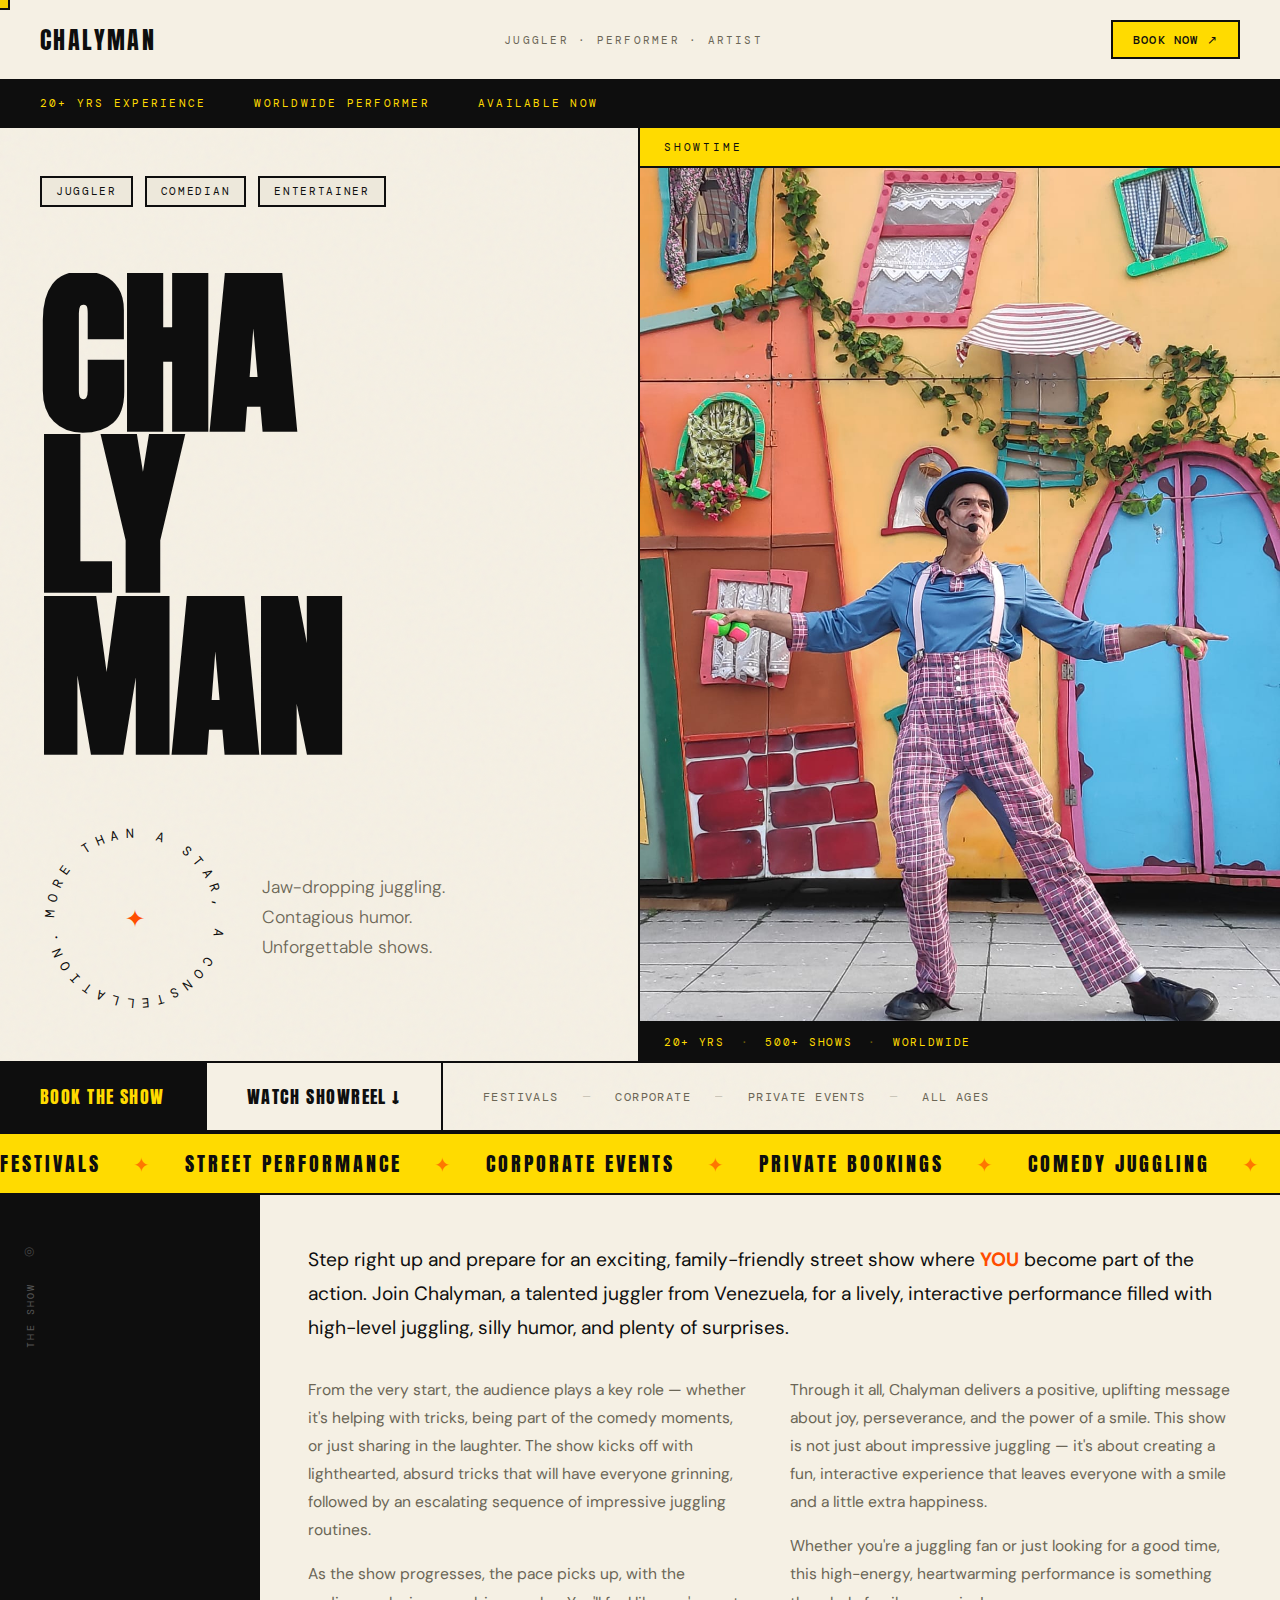
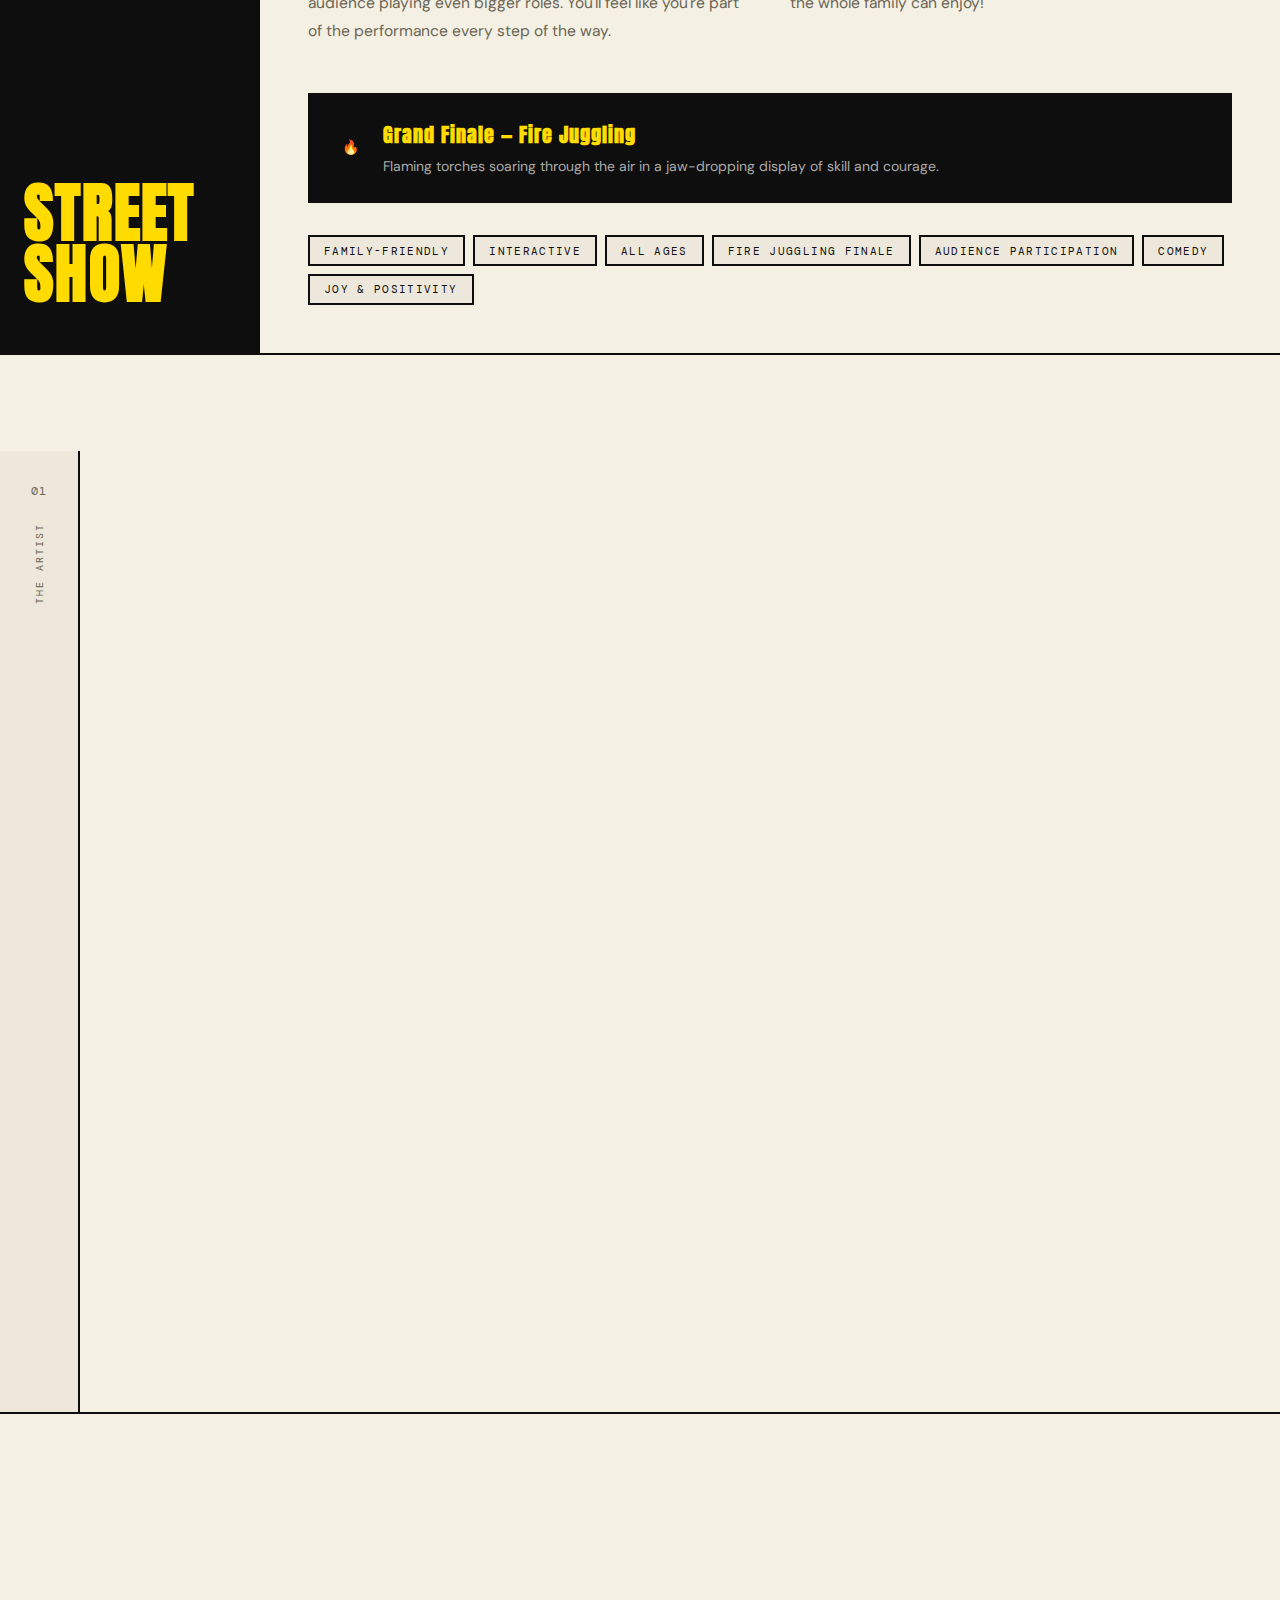
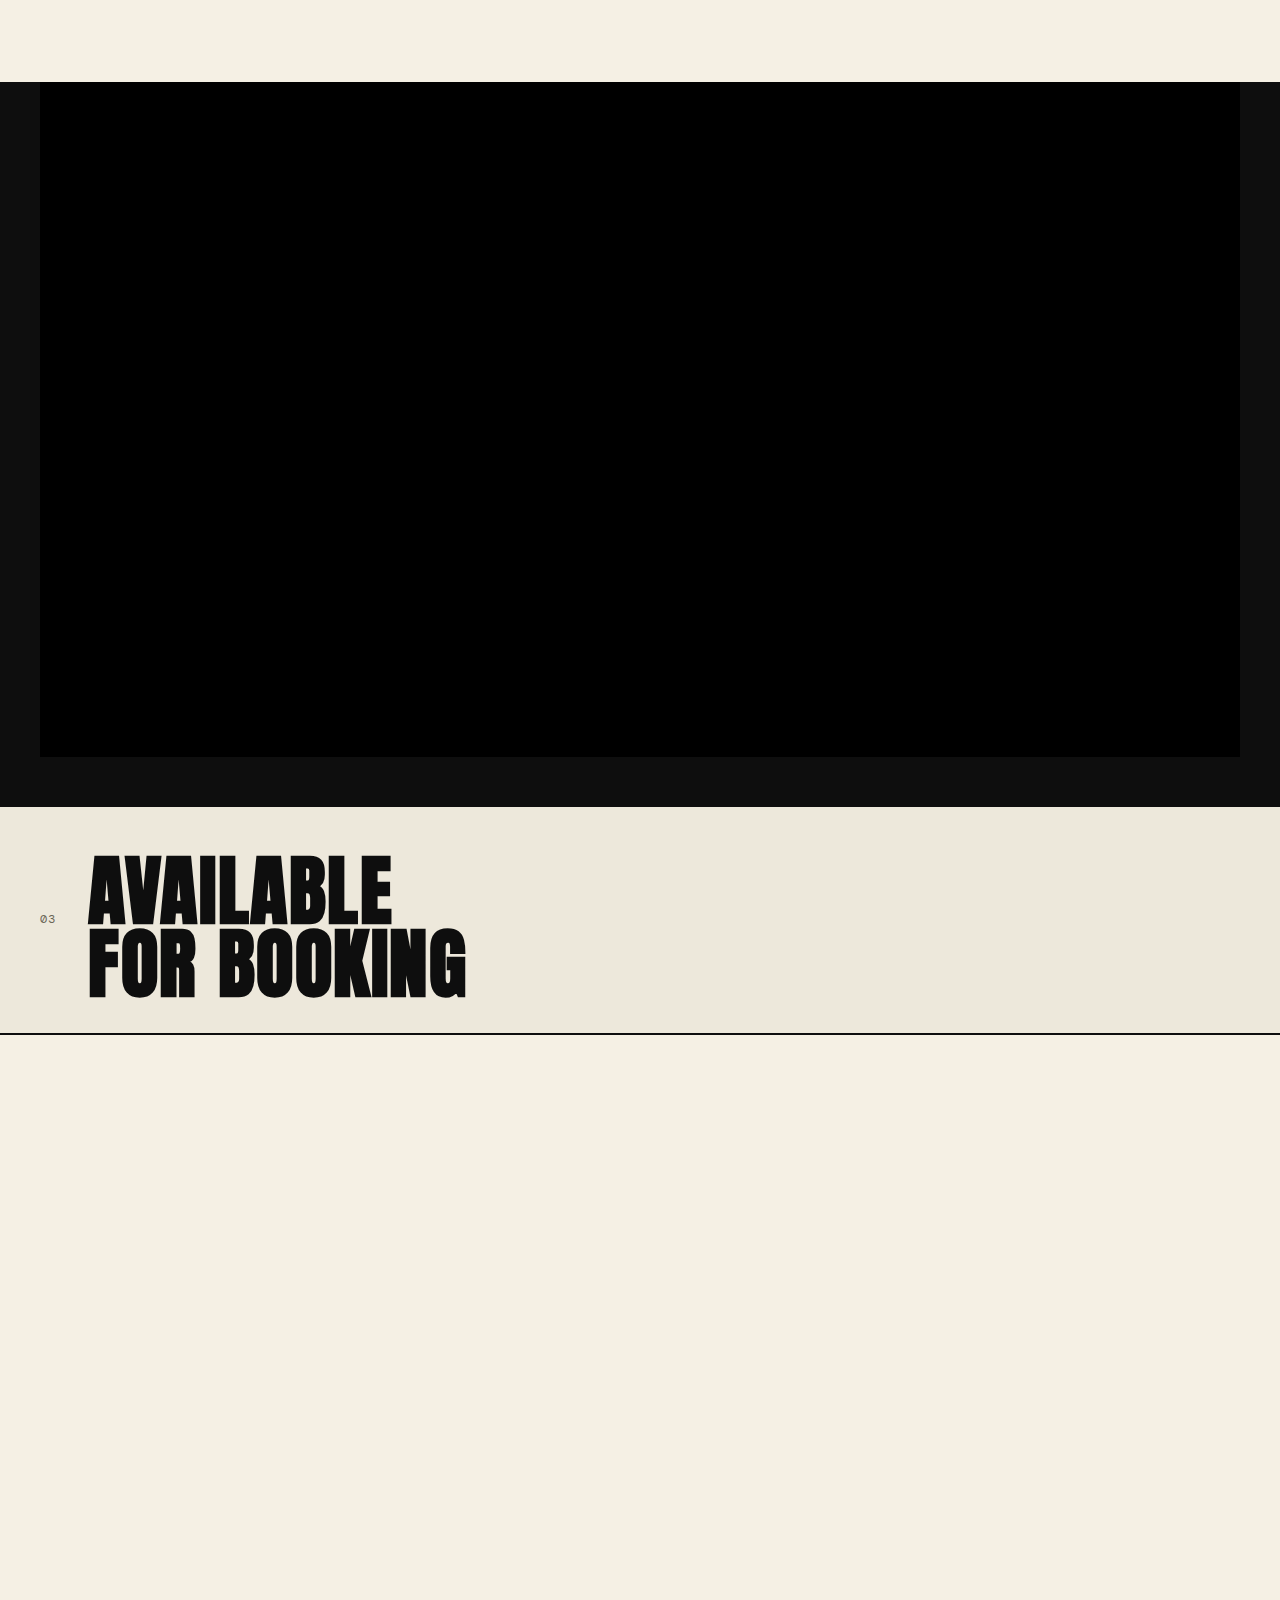
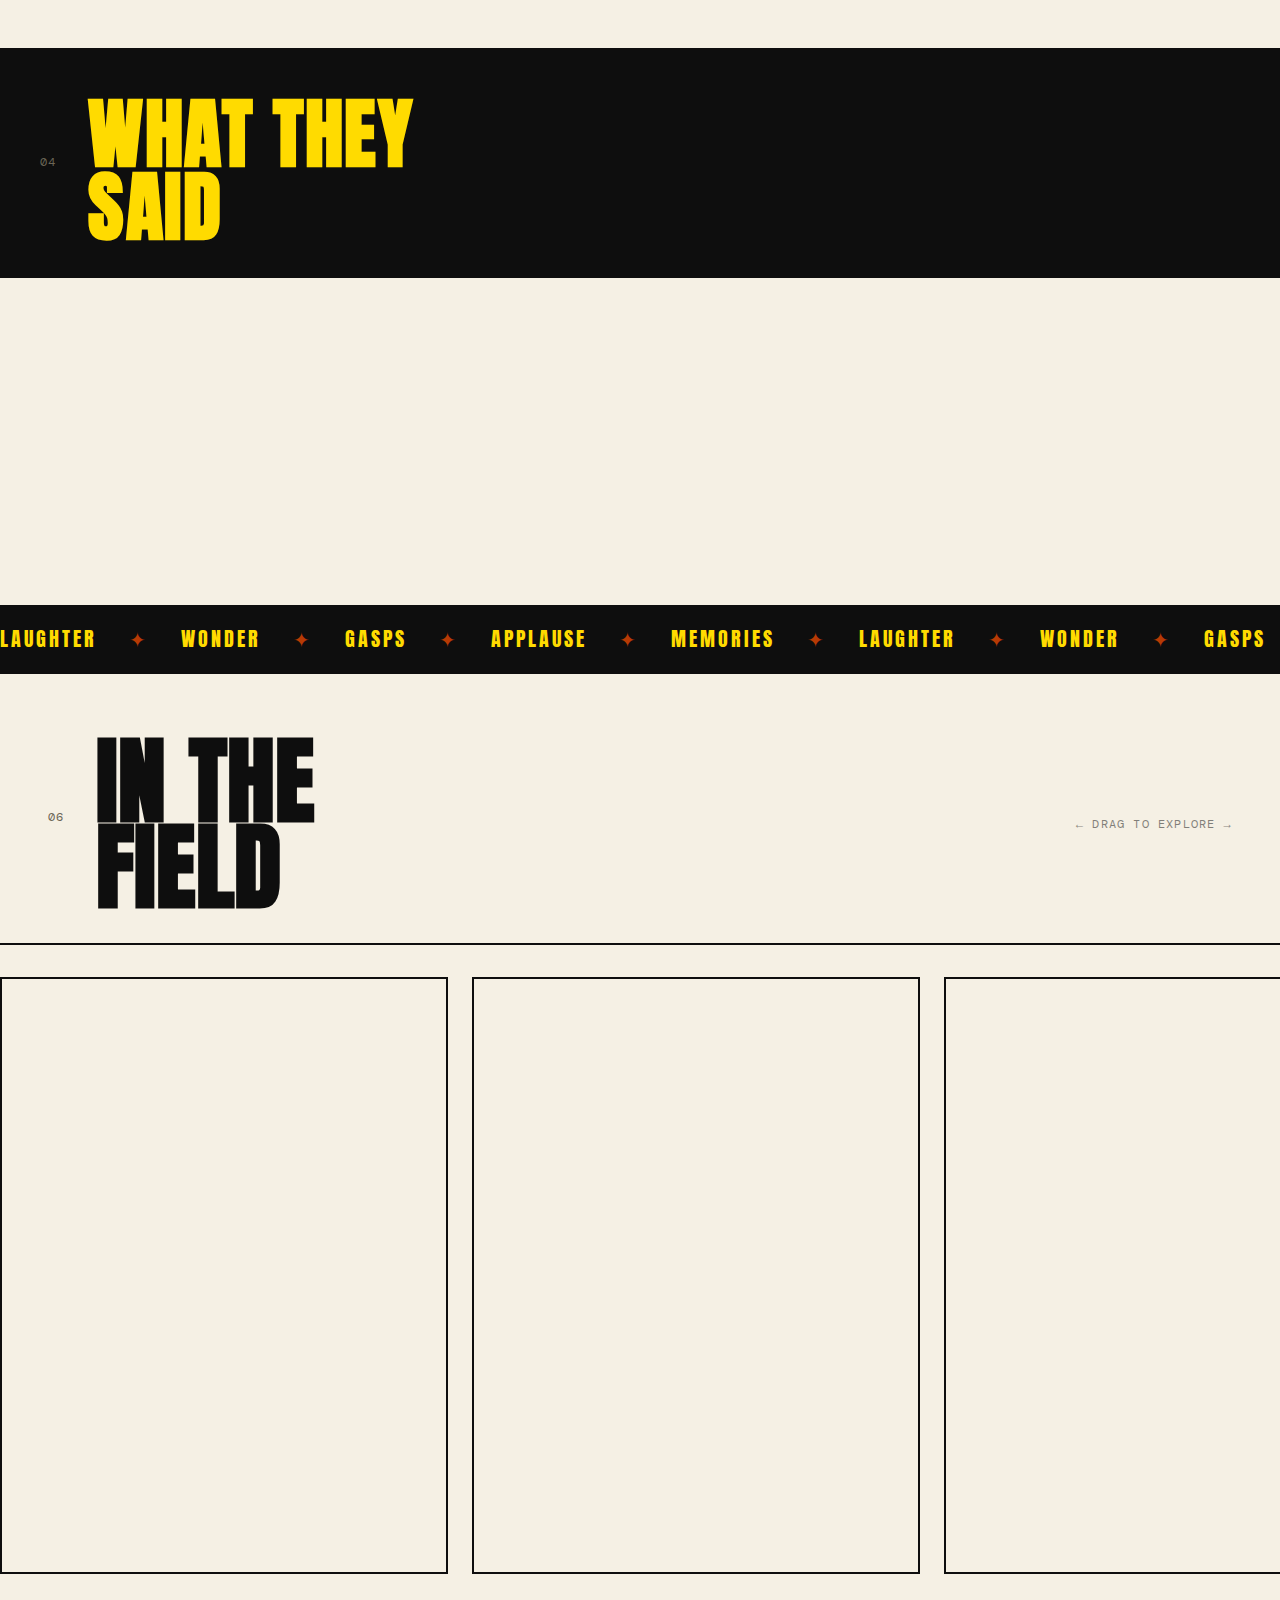
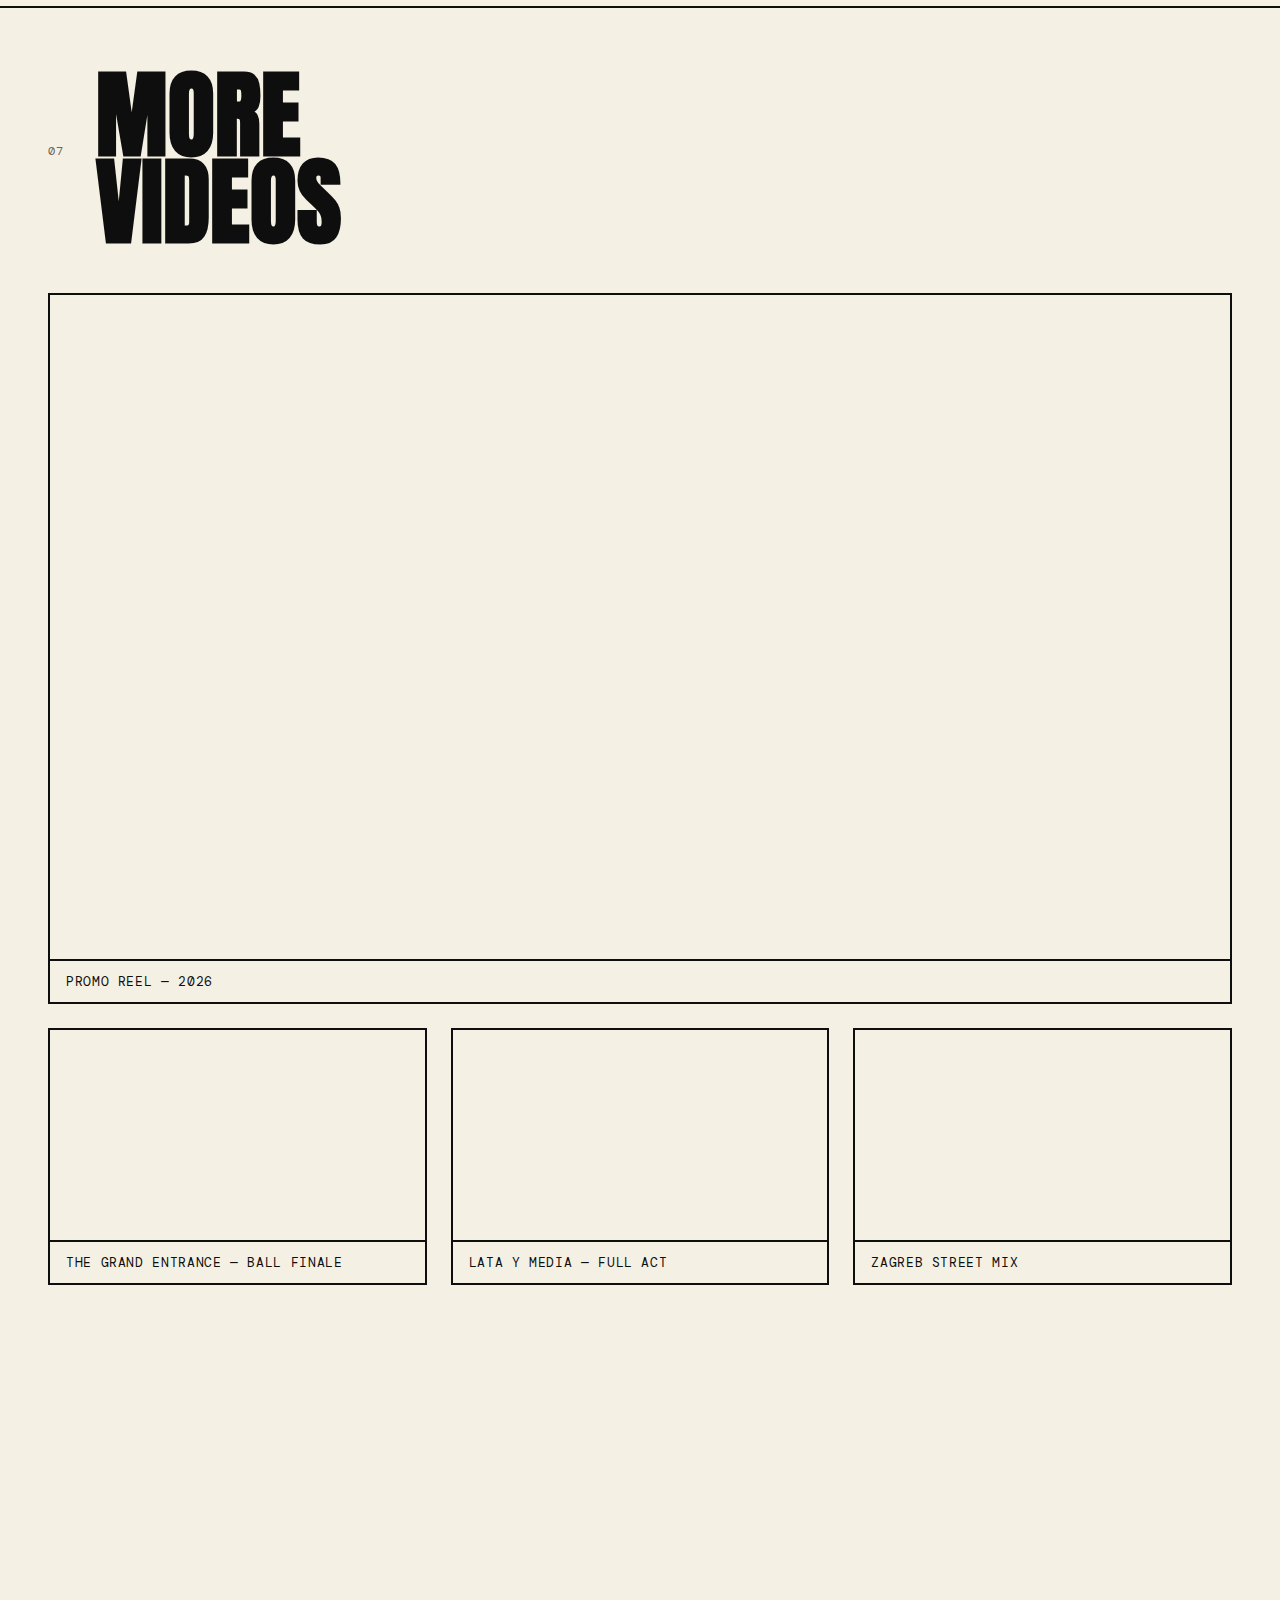
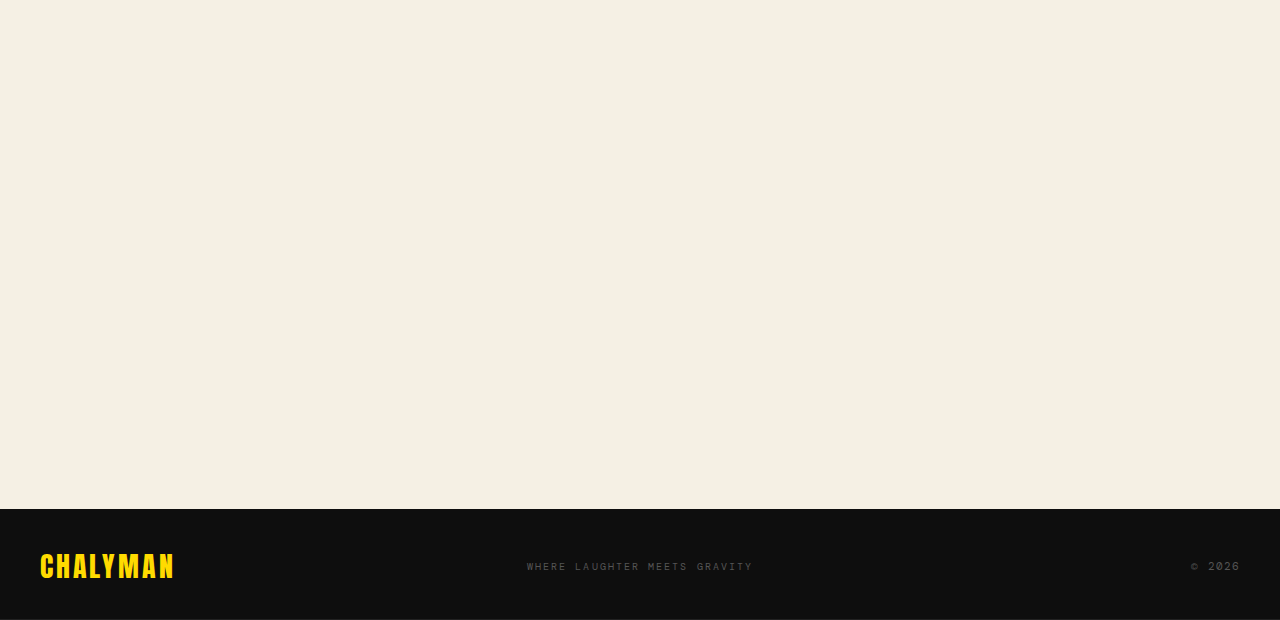
<file: index.html>
<!DOCTYPE html>
<html lang="en">
<head>
    <meta charset="UTF-8">
    <meta name="viewport" content="width=device-width, initial-scale=1.0">
    <title>CHALYMAN — Juggler & Performance Artist</title>
    <link rel="preconnect" href="https://fonts.googleapis.com">
    <link rel="preconnect" href="https://fonts.gstatic.com" crossorigin>
    <link href="https://fonts.googleapis.com/css2?family=Anton&family=DM+Sans:ital,wght@0,300;0,400;0,500;0,700;1,300;1,400&family=DM+Mono:wght@400;500&display=swap" rel="stylesheet">
    <link rel="stylesheet" href="styles.css">
</head>
<body>

    <!-- Custom Cursor -->
    <div class="cursor" id="cursor"></div>

    <!-- Scroll Progress -->
    <div class="progress-bar" id="progressBar"></div>

    <!-- NAV -->
    <nav class="nav" id="nav">
        <a href="#" class="nav-logo">CHALYMAN</a>
        <div class="nav-center">
            <span class="nav-tag">JUGGLER · PERFORMER · ARTIST</span>
        </div>
        <div class="nav-right">
            <a href="#contact" class="nav-book">BOOK NOW ↗</a>
            <button class="burger" id="burger" aria-label="Menu">
                <span></span><span></span>
            </button>
        </div>
    </nav>

    <!-- MOBILE MENU -->
    <div class="mobile-nav" id="mobileNav">
        <a href="#about" class="mobile-nav-link" data-index="01">About</a>
        <a href="#shows" class="mobile-nav-link" data-index="02">Shows</a>
        <a href="#reel" class="mobile-nav-link" data-index="03">Watch</a>
        <a href="#gallery" class="mobile-nav-link" data-index="04">Gallery</a>
        <a href="#videos" class="mobile-nav-link" data-index="05">Videos</a>
        <a href="#contact" class="mobile-nav-link" data-index="06">Book</a>
    </div>

    <!-- ===================== HERO ===================== -->
    <section class="hero">
        <div class="hero-noise"></div>

        <div class="hero-top-bar">
            <span>20+ YRS EXPERIENCE</span>
            <span>WORLDWIDE PERFORMER</span>
            <span>AVAILABLE NOW</span>
        </div>

        <div class="hero-main">
            <div class="hero-left">
                <div class="hero-tag-row">
                    <div class="tag-pill">JUGGLER</div>
                    <div class="tag-pill">COMEDIAN</div>
                    <div class="tag-pill">ENTERTAINER</div>
                </div>
                <h1 class="hero-title">
                    <span class="ht-line" data-text="CHA">CHA</span>
                    <span class="ht-line" data-text="LY">LY</span>
                    <span class="ht-line" data-text="MAN">MAN</span>
                </h1>
                <div class="hero-subtitle-row">
                    <div class="rotating-badge" id="rotatingBadge">
                        <svg viewBox="0 0 260 260">
                            <defs>
                                <path id="circle" d="M 130,130 m -110,0 a 110,110 0 1,1 220,0 a 110,110 0 1,1 -220,0"/>
                            </defs>
                            <text font-size="18" fill="currentColor" font-family="DM Mono, monospace" letter-spacing="9">
                                <textPath href="#circle">MORE THAN A STAR, A CONSTELLATION.</textPath>
                            </text>
                        </svg>
                        <div class="badge-star">✦</div>
                    </div>
                    <p class="hero-sub">Jaw-dropping juggling.<br>Contagious humor.<br>Unforgettable shows.</p>
                </div>
            </div>

            <div class="hero-right">
                <div class="hero-img-frame">
                    <div class="frame-label-top">SHOWTIME</div>
                    <div class="frame-img-area">
                        <img src="pictures/chalyman.jpg" alt="CHALYMAN — Juggler & Street Performer" class="performer-photo">
                    </div>
                    <div class="frame-label-bottom">
                        <span>20+ YRS</span>
                        <span class="sep">·</span>
                        <span>500+ SHOWS</span>
                        <span class="sep">·</span>
                        <span>WORLDWIDE</span>
                    </div>
                </div>
            </div>
        </div>

        <div class="hero-cta-row">
            <a href="#contact" class="cta-btn cta-primary">BOOK THE SHOW</a>
            <a href="#reel" class="cta-btn cta-secondary">WATCH SHOWREEL ↓</a>
            <div class="cta-ticker">
                <span>FESTIVALS</span>
                <span class="dot">—</span>
                <span>CORPORATE</span>
                <span class="dot">—</span>
                <span>PRIVATE EVENTS</span>
                <span class="dot">—</span>
                <span>ALL AGES</span>
            </div>
        </div>
    </section>

    <!-- ===================== MARQUEE ===================== -->
    <div class="marquee-strip">
        <div class="marquee-inner">
            <span>FESTIVALS</span><span class="m-sep">✦</span>
            <span>STREET PERFORMANCE</span><span class="m-sep">✦</span>
            <span>CORPORATE EVENTS</span><span class="m-sep">✦</span>
            <span>PRIVATE BOOKINGS</span><span class="m-sep">✦</span>
            <span>COMEDY JUGGLING</span><span class="m-sep">✦</span>
            <span>AUDIENCE PARTICIPATION</span><span class="m-sep">✦</span>
            <!-- duplicate for seamless loop -->
            <span>FESTIVALS</span><span class="m-sep">✦</span>
            <span>STREET PERFORMANCE</span><span class="m-sep">✦</span>
            <span>CORPORATE EVENTS</span><span class="m-sep">✦</span>
            <span>PRIVATE BOOKINGS</span><span class="m-sep">✦</span>
            <span>COMEDY JUGGLING</span><span class="m-sep">✦</span>
            <span>AUDIENCE PARTICIPATION</span><span class="m-sep">✦</span>
        </div>
    </div>

    <!-- ===================== THE SHOW ===================== -->
    <section class="the-show">
        <div class="the-show-grid">
            <div class="the-show-header-col">
                <span class="section-num">◎</span>
                <div class="vertical-label">THE SHOW</div>
                <h2 class="the-show-title">STREET<br>SHOW</h2>
            </div>
            <div class="the-show-main">
                <p class="the-show-lead">Step right up and prepare for an exciting, family-friendly street show where <strong>YOU</strong> become part of the action. Join Chalyman, a talented juggler from Venezuela, for a lively, interactive performance filled with high-level juggling, silly humor, and plenty of surprises.</p>
                <div class="the-show-cols">
                    <div>
                        <p>From the very start, the audience plays a key role — whether it's helping with tricks, being part of the comedy moments, or just sharing in the laughter. The show kicks off with lighthearted, absurd tricks that will have everyone grinning, followed by an escalating sequence of impressive juggling routines.</p>
                        <p>As the show progresses, the pace picks up, with the audience playing even bigger roles. You'll feel like you're part of the performance every step of the way.</p>
                    </div>
                    <div>
                        <p>Through it all, Chalyman delivers a positive, uplifting message about joy, perseverance, and the power of a smile. This show is not just about impressive juggling — it's about creating a fun, interactive experience that leaves everyone with a smile and a little extra happiness.</p>
                        <p>Whether you're a juggling fan or just looking for a good time, this high-energy, heartwarming performance is something the whole family can enjoy!</p>
                    </div>
                </div>
                <div class="the-show-finale-pill">
                    <span class="finale-fire">🔥</span>
                    <div>
                        <strong>Grand Finale — Fire Juggling</strong>
                        <span>Flaming torches soaring through the air in a jaw-dropping display of skill and courage.</span>
                    </div>
                </div>
                <div class="the-show-tags">
                    <span>Family-Friendly</span>
                    <span>Interactive</span>
                    <span>All Ages</span>
                    <span>Fire Juggling Finale</span>
                    <span>Audience Participation</span>
                    <span>Comedy</span>
                    <span>Joy &amp; Positivity</span>
                </div>
            </div>
        </div>
    </section>

    <!-- ===================== ABOUT ===================== -->
    <section id="about" class="about">
        <div class="about-grid">
            <div class="about-number-col">
                <span class="section-num">01</span>
                <div class="vertical-label">THE ARTIST</div>
            </div>

            <div class="about-content-col">
                <span class="section-kicker">About Chalyman</span>
                <h2 class="about-headline">
                    Two decades.<br>
                    Three languages.<br>
                    <em>One mission.</em>
                </h2>
                <div class="about-body">
                    <p>Freddy Antonio Amador Morón — known as CHALYMAN — is a versatile circus artist, juggler, and clown with over two decades of experience across Latin America and Europe.</p>
                    <p>Renowned for his skills in juggling, clowning, and public engagement, he has participated in international circus conventions and trained with legends like Sean Gandini and Bill Berry. He won an Honorable Mention at Venezuela's first circus arts contest, directed and starred in the circus-theater production <em>"Involución"</em>, and toured Central America for 18 months with Circo Roca Hermanos.</p>
                    <p>Multilingual in Spanish, English, and German — Freddy has also volunteered at pediatric hospitals, bringing joy through clowning to those who need it most. His performances carry that same warmth to every stage.</p>
                </div>
                <div class="about-pull">
                    "He made 2,000<br>strangers feel like<br>old friends."
                    <span class="pull-source">— SunFest Programming Director</span>
                </div>
            </div>

            <div class="about-stats-col">
                <div class="stat-block">
                    <div class="stat-num" data-count="20">0</div>
                    <div class="stat-desc">Years on stage</div>
                </div>
                <div class="stat-block featured-stat">
                    <div class="stat-num" data-count="500">0</div>
                    <div class="stat-desc">Shows worldwide</div>
                </div>
                <div class="stat-block">
                    <div class="stat-num" data-count="7">0</div>
                    <div class="stat-desc">Objects mastered</div>
                </div>
                <div class="stat-block">
                    <div class="stat-num" data-count="12">0</div>
                    <div class="stat-desc">Countries performed</div>
                </div>
            </div>
        </div>
    </section>

    <!-- ===================== SHOWREEL ===================== -->
    <section id="reel" class="reel">
        <div class="reel-header">
            <span class="section-num">02</span>
            <h2 class="reel-title">WATCH<br>THE ACT</h2>
            <div class="reel-kicker">In action. Unrehearsed reactions. Real crowds.</div>
        </div>
        <div class="reel-stage">
            <div class="video-embed-wrapper">
                <iframe src="https://www.youtube.com/embed/K460W30NF6w?rel=0&modestbranding=1"
                        title="CHALYMAN — Promo Video"
                        frameborder="0"
                        allow="accelerometer; autoplay; clipboard-write; encrypted-media; gyroscope; picture-in-picture"
                        allowfullscreen></iframe>
            </div>
        </div>
    </section>

    <!-- ===================== SHOWS ===================== -->
    <section id="shows" class="shows">
        <div class="shows-header-row">
            <span class="section-num">03</span>
            <h2 class="shows-title">AVAILABLE<br>FOR BOOKING</h2>
        </div>

        <div class="shows-list">
            <div class="show-row" data-show="festivals">
                <div class="show-row-num">01</div>
                <div class="show-row-main">
                    <h3 class="show-row-title">Festivals</h3>
                    <p class="show-row-desc">High-energy, crowd-commanding performances for main stages and intimate tent shows alike. CHALYMAN reads the room and scales the energy to match.</p>
                </div>
                <div class="show-row-details">
                    <span>30–45 min sets</span>
                    <span>Audience participation</span>
                    <span>Sound system included</span>
                </div>
                <a href="#contact" class="show-row-link">
                    <span>BOOK</span>
                    <svg viewBox="0 0 24 24" fill="none" stroke="currentColor" stroke-width="2"><path d="M7 17L17 7M7 7h10v10"/></svg>
                </a>
            </div>

            <div class="show-row" data-show="corporate">
                <div class="show-row-num">02</div>
                <div class="show-row-main">
                    <h3 class="show-row-title">Corporate</h3>
                    <p class="show-row-desc">The world's best icebreaker. Turns a room of strangers into a laughing, engaged unit. Perfect for galas, conferences, and product launches.</p>
                </div>
                <div class="show-row-details">
                    <span>Customisable content</span>
                    <span>Brand integration</span>
                    <span>Networking energiser</span>
                </div>
                <a href="#contact" class="show-row-link">
                    <span>BOOK</span>
                    <svg viewBox="0 0 24 24" fill="none" stroke="currentColor" stroke-width="2"><path d="M7 17L17 7M7 7h10v10"/></svg>
                </a>
            </div>

            <div class="show-row" data-show="private">
                <div class="show-row-num">03</div>
                <div class="show-row-main">
                    <h3 class="show-row-title">Private Events</h3>
                    <p class="show-row-desc">Birthdays, weddings, garden parties, anniversaries. Intimate or large — every private show gets a personalised touch that makes your occasion legendary.</p>
                </div>
                <div class="show-row-details">
                    <span>Personalised performance</span>
                    <span>Flexible duration</span>
                    <span>All ages welcome</span>
                </div>
                <a href="#contact" class="show-row-link">
                    <span>BOOK</span>
                    <svg viewBox="0 0 24 24" fill="none" stroke="currentColor" stroke-width="2"><path d="M7 17L17 7M7 7h10v10"/></svg>
                </a>
            </div>
        </div>
    </section>

    <!-- ===================== TESTIMONIALS ===================== -->
    <section class="testimonials">
        <div class="testimonials-header-row">
            <span class="section-num">04</span>
            <h2 class="test-title">WHAT THEY<br>SAID</h2>
        </div>

        <div class="testimonials-tape">
            <div class="test-card">
                <div class="test-rating">★★★★★</div>
                <blockquote class="test-quote">"Booked CHALYMAN for three consecutive years at SunFest. Every single time he delivers something different. The crowd absolutely loses it."</blockquote>
                <div class="test-attribution">
                    <strong>Sarah K.</strong>
                    <span>Programming Director — SunFest</span>
                </div>
            </div>
            <div class="test-card test-card--accent">
                <div class="test-rating">★★★★★</div>
                <blockquote class="test-quote">"Two hundred corporate executives laughing like children. That's what CHALYMAN does. Our gala has never been the same since."</blockquote>
                <div class="test-attribution">
                    <strong>Marco D.</strong>
                    <span>Head of Events — Meridian Group</span>
                </div>
            </div>
            <div class="test-card">
                <div class="test-rating">★★★★★</div>
                <blockquote class="test-quote">"I booked him for a birthday and honestly, the adults were more entertained than the kids. Genuine world-class talent."</blockquote>
                <div class="test-attribution">
                    <strong>Yael R.</strong>
                    <span>Private Client</span>
                </div>
            </div>
        </div>

        <div class="marquee-strip marquee-strip--dark marquee-strip--slow">
            <div class="marquee-inner">
                <span>LAUGHTER</span><span class="m-sep">✦</span>
                <span>WONDER</span><span class="m-sep">✦</span>
                <span>GASPS</span><span class="m-sep">✦</span>
                <span>APPLAUSE</span><span class="m-sep">✦</span>
                <span>MEMORIES</span><span class="m-sep">✦</span>
                <span>LAUGHTER</span><span class="m-sep">✦</span>
                <span>WONDER</span><span class="m-sep">✦</span>
                <span>GASPS</span><span class="m-sep">✦</span>
                <span>APPLAUSE</span><span class="m-sep">✦</span>
                <span>MEMORIES</span><span class="m-sep">✦</span>
            </div>
        </div>
    </section>

    <!-- ===================== GALLERY ===================== -->
    <section class="gallery-section" id="gallery">
        <div class="gallery-section-header">
            <span class="section-num">06</span>
            <h2 class="gallery-section-title">IN THE<br>FIELD</h2>
            <span class="gallery-drag-hint">← DRAG TO EXPLORE →</span>
        </div>
        <div class="gallery-reel" id="galleryReel">
            <div class="gallery-item"><img src="pictures/chalymansplit.JPG" alt="Chalyman on stage" loading="lazy"></div>
            <div class="gallery-item"><img src="pictures/DAMI6978.jpg" alt="Chalyman performing" loading="lazy"></div>
            <div class="gallery-item"><img src="pictures/chaly4.jpg" alt="Chalyman juggling" loading="lazy"></div>
            <div class="gallery-item"><img src="pictures/chalykaris.jpg" alt="Chalyman" loading="lazy"></div>
            <div class="gallery-item"><img src="pictures/chalyman.jpeg" alt="Chalyman performing" loading="lazy"></div>
            <div class="gallery-item"><img src="pictures/IMG-20190714-WA0007.jpg" alt="Chalyman street show" loading="lazy"></div>
            <div class="gallery-item"><img src="pictures/IMG-20190714-WA0066.jpg" alt="Chalyman performance" loading="lazy"></div>
            <div class="gallery-item"><img src="pictures/IMG-20190714-WA0072.jpg" alt="Chalyman juggling" loading="lazy"></div>
            <div class="gallery-item"><img src="pictures/IMG-20190714-WA0073.jpg" alt="Chalyman street act" loading="lazy"></div>
            <div class="gallery-item"><img src="pictures/inbound103406923503245589.jpg" alt="Chalyman" loading="lazy"></div>
            <div class="gallery-item"><img src="pictures/maliulicni.jpg" alt="Chalyman abroad" loading="lazy"></div>
            <div class="gallery-item"><img src="pictures/maliulicni2.jpg" alt="Chalyman performance" loading="lazy"></div>
            <div class="gallery-item"><img src="pictures/maliulicni4.jpg" alt="Chalyman show" loading="lazy"></div>
            <div class="gallery-item"><img src="pictures/maliulicni5.jpg" alt="Chalyman performing" loading="lazy"></div>
            <div class="gallery-item"><img src="pictures/1715604825354.jpg" alt="Chalyman" loading="lazy"></div>
        </div>
    </section>

    <!-- ===================== MORE VIDEOS ===================== -->
    <section class="more-videos" id="videos">
        <div class="more-videos-header">
            <span class="section-num">07</span>
            <h2 class="more-videos-title">MORE<br>VIDEOS</h2>
        </div>
        <div class="more-videos-grid">
            <div class="mv-card mv-card--featured">
                <div class="mv-embed">
                    <iframe src="https://www.youtube.com/embed/K460W30NF6w?rel=0&modestbranding=1"
                        title="CHALYMAN — Promo Video" frameborder="0"
                        allow="accelerometer; autoplay; clipboard-write; encrypted-media; gyroscope; picture-in-picture"
                        allowfullscreen></iframe>
                </div>
                <div class="mv-card-label">Promo Reel — 2026</div>
            </div>
            <div class="mv-card">
                <div class="mv-embed">
                    <iframe src="https://www.youtube.com/embed/yOP1J4ShuJk?rel=0&modestbranding=1"
                        title="The Grand Entrance — Ball Finale" frameborder="0"
                        allow="accelerometer; autoplay; clipboard-write; encrypted-media; gyroscope; picture-in-picture"
                        allowfullscreen></iframe>
                </div>
                <div class="mv-card-label">The Grand Entrance — Ball Finale</div>
            </div>
            <div class="mv-card">
                <div class="mv-embed">
                    <iframe src="https://www.youtube.com/embed/wY7zT9M_q-w?rel=0&modestbranding=1"
                        title="Lata y Media — Full Act" frameborder="0"
                        allow="accelerometer; autoplay; clipboard-write; encrypted-media; gyroscope; picture-in-picture"
                        allowfullscreen></iframe>
                </div>
                <div class="mv-card-label">Lata y Media — Full Act</div>
            </div>
            <div class="mv-card">
                <div class="mv-embed">
                    <iframe src="https://www.youtube.com/embed/qIphLg5Kjac?rel=0&modestbranding=1"
                        title="Zagreb Street Mix" frameborder="0"
                        allow="accelerometer; autoplay; clipboard-write; encrypted-media; gyroscope; picture-in-picture"
                        allowfullscreen></iframe>
                </div>
                <div class="mv-card-label">Zagreb Street Mix</div>
            </div>
        </div>
    </section>

    <!-- ===================== CONTACT ===================== -->
    <section id="contact" class="contact">
        <div class="contact-split">
            <div class="contact-left">
                <span class="section-num">05</span>
                <h2 class="contact-title">LET'S<br>MAKE IT<br>HAPPEN.</h2>
                <div class="contact-info-block">
                    <div class="info-row">
                        <span class="info-label">RESPONSE</span>
                        <span class="info-val">Within 24 hours</span>
                    </div>
                    <div class="info-row">
                        <span class="info-label">TRAVEL</span>
                        <span class="info-val">Worldwide</span>
                    </div>
                    <div class="info-row">
                        <span class="info-label">AVAILABILITY</span>
                        <span class="info-val">Check calendar →</span>
                    </div>
                </div>
                <div class="socials">
                    <a href="https://instagram.com" target="_blank" class="social-pill">
                        <svg viewBox="0 0 24 24" fill="none" stroke="currentColor" stroke-width="2">
                            <rect x="2" y="2" width="20" height="20" rx="5"/>
                            <circle cx="12" cy="12" r="4"/>
                            <circle cx="17.5" cy="6.5" r="1.5" fill="currentColor" stroke="none"/>
                        </svg>
                        Instagram
                    </a>
                    <a href="https://youtube.com" target="_blank" class="social-pill">
                        <svg viewBox="0 0 24 24" fill="none" stroke="currentColor" stroke-width="2">
                            <path d="M2 8a2 2 0 012-2h16a2 2 0 012 2v8a2 2 0 01-2 2H4a2 2 0 01-2-2V8z"/>
                            <path d="M10 12l5-3v6l-5-3z" fill="currentColor"/>
                        </svg>
                        YouTube
                    </a>
                    <a href="https://tiktok.com" target="_blank" class="social-pill">
                        <svg viewBox="0 0 24 24" fill="none" stroke="currentColor" stroke-width="2">
                            <path d="M9 12a4 4 0 1 0 4 4V4c.667 1.333 2 3 5 3"/>
                        </svg>
                        TikTok
                    </a>
                </div>
            </div>

            <div class="contact-right">
                <form class="booking-form" id="bookingForm" novalidate>
                    <div class="form-row form-row--2">
                        <div class="field">
                            <input type="text" id="name" name="name" required placeholder="Your name">
                            <label for="name">NAME</label>
                        </div>
                        <div class="field">
                            <input type="email" id="email" name="email" required placeholder="Email address">
                            <label for="email">EMAIL</label>
                        </div>
                    </div>
                    <div class="form-row form-row--2">
                        <div class="field">
                            <select id="eventType" name="eventType" required>
                                <option value="" disabled selected>Event type</option>
                                <option value="festival">Festival</option>
                                <option value="corporate">Corporate</option>
                                <option value="private">Private Event</option>
                                <option value="other">Other</option>
                            </select>
                            <label for="eventType">EVENT TYPE</label>
                        </div>
                        <div class="field">
                            <input type="date" id="date" name="date">
                            <label for="date">DATE (OPTIONAL)</label>
                        </div>
                    </div>
                    <div class="form-row">
                        <div class="field">
                            <textarea id="message" name="message" rows="4" required placeholder="Tell me about your event…"></textarea>
                            <label for="message">MESSAGE</label>
                        </div>
                    </div>
                    <button type="submit" class="form-submit-btn">
                        SEND ENQUIRY
                        <svg viewBox="0 0 24 24" fill="none" stroke="currentColor" stroke-width="2"><path d="M5 12h14M12 5l7 7-7 7"/></svg>
                    </button>
                </form>
                <div class="form-success" id="formSuccess">
                    <div class="success-mark">✦</div>
                    <h3>Got it — talk soon.</h3>
                    <p>I'll reply within 24 hours.</p>
                </div>
            </div>
        </div>
    </section>

    <!-- ===================== FOOTER ===================== -->
    <footer class="footer">
        <div class="footer-inner">
            <div class="footer-logo">CHALYMAN</div>
            <div class="footer-mid">
                <span>WHERE LAUGHTER MEETS GRAVITY</span>
            </div>
            <div class="footer-copy">© 2026</div>
        </div>
    </footer>

    <script src="script.js"></script>
</body>
</html>
</file>
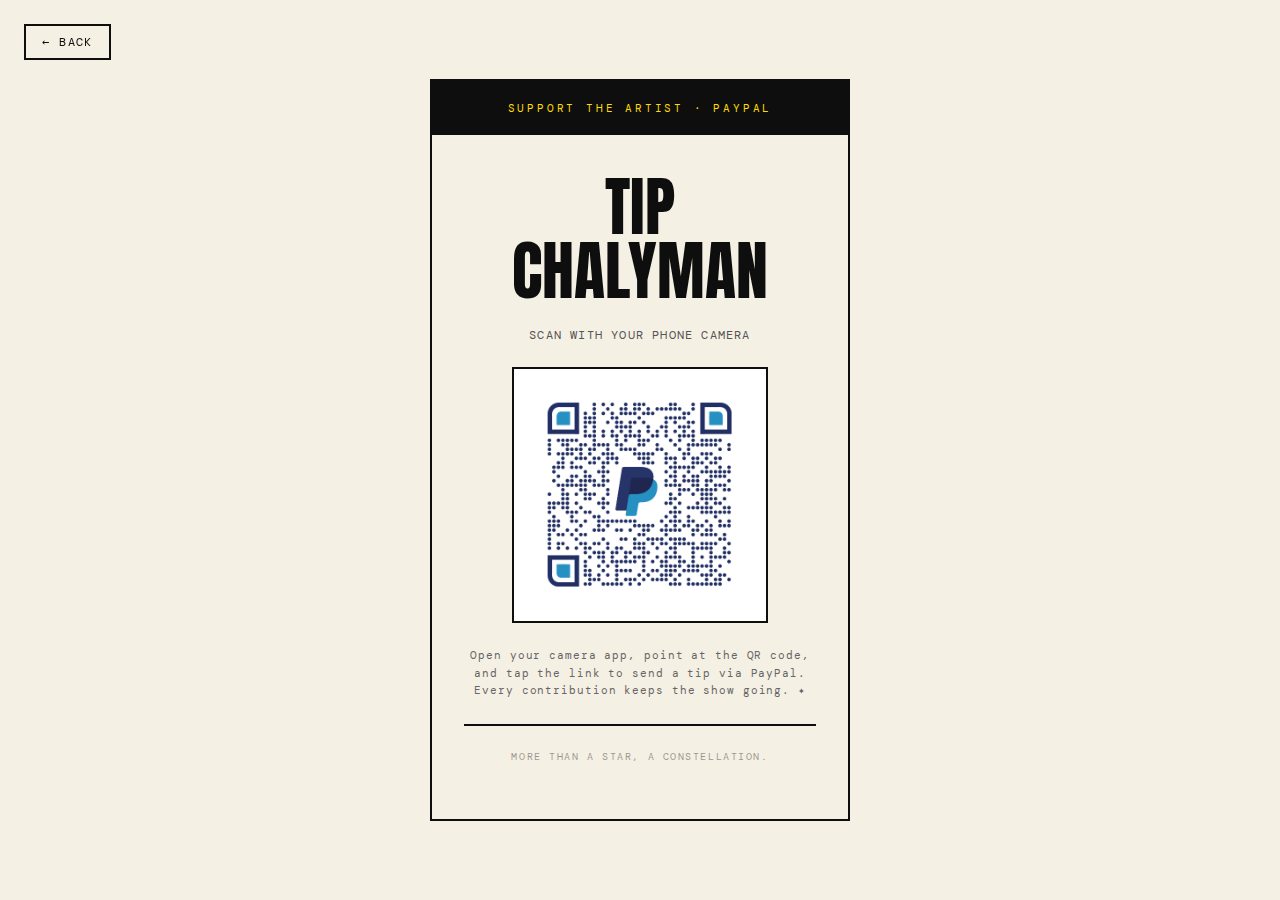
<file: tip.html>
<!DOCTYPE html>
<html lang="en">
<head>
    <meta charset="UTF-8">
    <meta name="viewport" content="width=device-width, initial-scale=1.0">
    <title>Tip CHALYMAN — PayPal</title>
    <link rel="preconnect" href="https://fonts.googleapis.com">
    <link rel="preconnect" href="https://fonts.gstatic.com" crossorigin>
    <link href="https://fonts.googleapis.com/css2?family=Anton&family=DM+Mono:wght@400;500&family=DM+Sans:wght@300;400&display=swap" rel="stylesheet">
    <style>
        *, *::before, *::after { box-sizing: border-box; margin: 0; padding: 0; }

        :root {
            --black: #0e0e0e;
            --cream: #f5f0e4;
            --yellow: #FFDB00;
            --orange: #FF4D00;
            --border: 2px solid #0e0e0e;
        }

        body {
            background: var(--cream);
            color: var(--black);
            font-family: 'DM Sans', sans-serif;
            min-height: 100vh;
            display: flex;
            flex-direction: column;
            align-items: center;
            justify-content: center;
            padding: 2rem;
        }

        .back {
            position: fixed;
            top: 1.5rem;
            left: 1.5rem;
            font-family: 'DM Mono', monospace;
            font-size: .75rem;
            letter-spacing: .12em;
            text-transform: uppercase;
            padding: .5rem 1rem;
            border: var(--border);
            background: transparent;
            text-decoration: none;
            color: var(--black);
            transition: background .2s, color .2s;
        }
        .back:hover { background: var(--black); color: var(--cream); }

        .card {
            border: var(--border);
            max-width: 420px;
            width: 100%;
            text-align: center;
        }

        .card-header {
            background: var(--black);
            color: var(--yellow);
            padding: 1.25rem 2rem;
            font-family: 'DM Mono', monospace;
            font-size: .7rem;
            letter-spacing: .25em;
            text-transform: uppercase;
        }

        .card-body {
            padding: 2.5rem 2rem;
            display: flex;
            flex-direction: column;
            align-items: center;
            gap: 1.5rem;
        }

        .title {
            font-family: 'Anton', sans-serif;
            font-size: clamp(2.5rem, 10vw, 4rem);
            line-height: 1;
            text-transform: uppercase;
        }

        .subtitle {
            font-family: 'DM Mono', monospace;
            font-size: .75rem;
            letter-spacing: .1em;
            color: #555;
            text-transform: uppercase;
        }

        .qr-wrap {
            border: var(--border);
            padding: 1rem;
            background: #fff;
            display: inline-block;
        }

        .qr-wrap img {
            width: 220px;
            height: 220px;
            display: block;
            object-fit: contain;
        }

        .hint {
            font-family: 'DM Mono', monospace;
            font-size: .7rem;
            letter-spacing: .08em;
            color: #666;
            line-height: 1.6;
            text-align: center;
        }

        .divider {
            width: 100%;
            border: none;
            border-top: var(--border);
        }

        .tagline {
            font-family: 'DM Mono', monospace;
            font-size: .65rem;
            letter-spacing: .15em;
            text-transform: uppercase;
            opacity: .4;
            padding-bottom: 1rem;
        }
    </style>
</head>
<body>

    <a href="index.html" class="back">← Back</a>

    <div class="card">
        <div class="card-header">Support the artist · PayPal</div>
        <div class="card-body">
            <div>
                <p class="title">TIP<br>CHALYMAN</p>
            </div>
            <p class="subtitle">Scan with your phone camera</p>
            <div class="qr-wrap">
                <img src="pictures/qrcode.png" alt="PayPal QR Code for CHALYMAN">
            </div>
            <p class="hint">
                Open your camera app, point at the QR code,<br>
                and tap the link to send a tip via PayPal.<br>
                Every contribution keeps the show going. ✦
            </p>
            <hr class="divider">
            <p class="tagline">More than a star, a constellation.</p>
        </div>
    </div>

</body>
</html>
</file>
<file: styles.css>
/* ============================================
   CHALYMAN — OPTION 2
   Brutalist Circus Poster × Editorial Print
   Cream / Black / Electric Yellow
   Anton + DM Sans + DM Mono
   ============================================ */

:root {
    --cream:    #f5f0e4;
    --cream-alt:#ede8db;
    --black:    #0e0e0e;
    --yellow:   #FFDB00;
    --orange:   #FF4D00;
    --white:    #ffffff;
    --muted:    #6b6656;

    --font-display: 'Anton', sans-serif;
    --font-body:    'DM Sans', sans-serif;
    --font-mono:    'DM Mono', monospace;

    --border: 2px solid var(--black);
    --border-thick: 3px solid var(--black);
    --radius: 0px;

    --ease-out-expo: cubic-bezier(0.16, 1, 0.3, 1);
}

/* ── RESET ── */
*, *::before, *::after { margin: 0; padding: 0; box-sizing: border-box; }
html { scroll-behavior: smooth; }
body {
    font-family: var(--font-body);
    background: var(--cream);
    color: var(--black);
    overflow-x: hidden;
    -webkit-font-smoothing: antialiased;
    cursor: none;
}
a { color: inherit; text-decoration: none; }

/* ── CURSOR ── */
.cursor {
    position: fixed;
    width: 20px;
    height: 20px;
    background: var(--yellow);
    border: 2px solid var(--black);
    pointer-events: none;
    z-index: 9999;
    transform: translate(-50%,-50%) rotate(0deg);
    transition: width .15s, height .15s, background .2s;
    mix-blend-mode: multiply;
}
.cursor.hovered {
    width: 48px;
    height: 48px;
    background: var(--orange);
}

/* ── PROGRESS BAR ── */
.progress-bar {
    position: fixed;
    top: 0; left: 0;
    height: 4px;
    width: 0%;
    background: var(--black);
    z-index: 2000;
    transition: width .1s linear;
}

/* ====================================================
   NAVIGATION
   ==================================================== */
.nav {
    position: fixed;
    top: 0; left: 0; right: 0;
    z-index: 1000;
    display: flex;
    align-items: center;
    justify-content: space-between;
    padding: 1.25rem 2.5rem;
    border-bottom: var(--border);
    background: var(--cream);
    transition: padding .3s;
}
.nav.compact { padding: .875rem 2.5rem; }

.nav-logo {
    font-family: var(--font-display);
    font-size: 1.5rem;
    letter-spacing: .1em;
}

.nav-center {
    font-family: var(--font-mono);
    font-size: .7rem;
    letter-spacing: .2em;
    color: var(--muted);
    text-transform: uppercase;
}

.nav-right {
    display: flex;
    align-items: center;
    gap: 1.5rem;
}

.nav-book {
    font-family: var(--font-mono);
    font-size: .75rem;
    font-weight: 500;
    letter-spacing: .1em;
    text-transform: uppercase;
    padding: .6rem 1.25rem;
    border: var(--border);
    background: var(--yellow);
    transition: background .2s, transform .15s;
}
.nav-book:hover { background: var(--black); color: var(--yellow); transform: translate(-2px,-2px); }

.burger {
    display: none;
    flex-direction: column;
    gap: 5px;
    background: none;
    border: none;
    cursor: none;
    padding: 6px;
}
.burger span {
    display: block;
    width: 24px;
    height: 2px;
    background: var(--black);
    transition: .2s;
}
.burger.active span:first-child { transform: translateY(7px) rotate(45deg); }
.burger.active span:last-child  { transform: translateY(-7px) rotate(-45deg); }

/* Mobile nav */
.mobile-nav {
    display: none;
    position: fixed;
    inset: 0;
    background: var(--yellow);
    flex-direction: column;
    align-items: flex-start;
    justify-content: center;
    padding: 3rem;
    z-index: 900;
    pointer-events: none;
    opacity: 0;
    transition: opacity .25s;
}
.mobile-nav.open { opacity: 1; pointer-events: all; }
.mobile-nav-link {
    font-family: var(--font-display);
    font-size: clamp(2.5rem, 8vw, 5rem);
    letter-spacing: .04em;
    display: flex;
    align-items: baseline;
    gap: 1rem;
    border-bottom: var(--border);
    width: 100%;
    padding: 1rem 0;
    transition: color .15s;
}
.mobile-nav-link::before {
    content: attr(data-index);
    font-family: var(--font-mono);
    font-size: .875rem;
    color: var(--muted);
}
.mobile-nav-link:hover { color: var(--orange); }

/* ====================================================
   HERO
   ==================================================== */
.hero {
    min-height: 100vh;
    display: flex;
    flex-direction: column;
    padding-top: 80px; /* nav height */
    border-bottom: var(--border);
    position: relative;
    overflow: hidden;
}

/* subtle texture overlay */
.hero-noise {
    position: absolute;
    inset: 0;
    background-image: url("data:image/svg+xml,%3Csvg viewBox='0 0 200 200' xmlns='http://www.w3.org/2000/svg'%3E%3Cfilter id='n'%3E%3CfeTurbulence type='fractalNoise' baseFrequency='0.9' numOctaves='4' stitchTiles='stitch'/%3E%3C/filter%3E%3Crect width='100%25' height='100%25' filter='url(%23n)' opacity='0.03'/%3E%3C/svg%3E");
    pointer-events: none;
    z-index: 0;
}

.hero-top-bar {
    display: flex;
    gap: 3rem;
    padding: 1rem 2.5rem;
    border-bottom: var(--border);
    background: var(--black);
    color: var(--yellow);
    font-family: var(--font-mono);
    font-size: .7rem;
    letter-spacing: .2em;
    text-transform: uppercase;
    position: relative;
    z-index: 1;
}

.hero-main {
    flex: 1;
    display: grid;
    grid-template-columns: 1fr 1fr;
    position: relative;
    z-index: 1;
}

.hero-left {
    padding: 3rem 2.5rem;
    border-right: var(--border);
    display: flex;
    flex-direction: column;
    justify-content: space-between;
    gap: 2rem;
}

.hero-tag-row {
    display: flex;
    gap: .75rem;
    flex-wrap: wrap;
}
.tag-pill {
    font-family: var(--font-mono);
    font-size: .7rem;
    letter-spacing: .15em;
    padding: .4rem .875rem;
    border: var(--border);
    background: var(--cream-alt);
}

.hero-title {
    font-family: var(--font-display);
    font-size: clamp(6rem, 14vw, 14rem);
    line-height: .9;
    letter-spacing: -.01em;
    display: flex;
    flex-direction: column;
}

.ht-line {
    display: block;
    overflow: hidden;
    position: relative;
}
.ht-line::after {
    content: attr(data-text);
    position: absolute;
    inset: 0;
    color: var(--yellow);
    clip-path: inset(0 100% 0 0);
    transition: clip-path .6s var(--ease-out-expo);
}
.ht-line:hover::after {
    clip-path: inset(0 0% 0 0);
}

.hero-subtitle-row {
    display: flex;
    align-items: center;
    gap: 2rem;
}

.rotating-badge {
    width: 190px;
    height: 190px;
    min-width: 190px;
    position: relative;
    animation: badgeSpin 16s linear infinite;
    color: var(--black);
    display: flex;
    align-items: center;
    justify-content: center;
}
.rotating-badge svg {
    position: absolute;
    inset: 0;
    width: 100%;
    height: 100%;
}
.badge-star {
    font-size: 1.5rem;
    color: var(--orange);
    position: relative;
    z-index: 2;
}
@keyframes badgeSpin {
    from { transform: rotate(0deg); }
    to { transform: rotate(360deg); }
}

.hero-sub {
    font-size: 1.1rem;
    line-height: 1.7;
    color: var(--muted);
    font-weight: 300;
}

.hero-right {
    background: var(--cream-alt);
    display: flex;
    align-items: stretch;
}

.hero-img-frame {
    width: 100%;
    display: flex;
    flex-direction: column;
    border: none;
}
.frame-label-top {
    font-family: var(--font-mono);
    font-size: .7rem;
    letter-spacing: .25em;
    padding: .75rem 1.5rem;
    border-bottom: var(--border);
    background: var(--yellow);
    color: var(--black);
}
.frame-img-area {
    flex: 1;
    display: flex;
    align-items: stretch;
    justify-content: center;
    padding: 0;
    background: var(--cream-alt);
    overflow: hidden;
}

.performer-photo {
    width: 100%;
    height: 100%;
    object-fit: cover;
    object-position: center top;
    display: block;
    transition: transform .5s var(--ease-out-expo);
}

.hero-img-frame:hover .performer-photo {
    transform: scale(1.03);
}
.frame-label-bottom {
    font-family: var(--font-mono);
    font-size: .7rem;
    letter-spacing: .15em;
    padding: .75rem 1.5rem;
    border-top: var(--border);
    background: var(--black);
    color: var(--yellow);
    display: flex;
    gap: 1rem;
    align-items: center;
}
.sep { opacity: .4; }

/* Hero CTA row */
.hero-cta-row {
    display: flex;
    align-items: center;
    gap: 0;
    border-top: var(--border);
    position: relative;
    z-index: 1;
}
.cta-btn {
    font-family: var(--font-display);
    font-size: 1.125rem;
    letter-spacing: .08em;
    padding: 1.25rem 2.5rem;
    border-right: var(--border);
    transition: all .2s;
    white-space: nowrap;
}
.cta-primary {
    background: var(--black);
    color: var(--yellow);
}
.cta-primary:hover { background: var(--yellow); color: var(--black); }
.cta-secondary {
    background: var(--cream);
    color: var(--black);
}
.cta-secondary:hover { background: var(--cream-alt); }

.cta-ticker {
    flex: 1;
    display: flex;
    gap: 1.5rem;
    align-items: center;
    padding: 1.25rem 2.5rem;
    font-family: var(--font-mono);
    font-size: .75rem;
    letter-spacing: .12em;
    color: var(--muted);
    overflow: hidden;
    text-transform: uppercase;
}
.cta-ticker .dot { opacity: .3; }

/* ====================================================
   MARQUEE STRIP
   ==================================================== */
.marquee-strip {
    overflow: hidden;
    border-bottom: var(--border);
    border-top: var(--border);
    background: var(--yellow);
    padding: .875rem 0;
}
.marquee-strip--dark { background: var(--black); }
.marquee-strip--dark .marquee-inner { color: var(--yellow); }
.marquee-strip--slow .marquee-inner { animation-duration: 40s; }

.marquee-inner {
    display: flex;
    gap: 2rem;
    animation: marqueeRun 22s linear infinite;
    white-space: nowrap;
    font-family: var(--font-display);
    font-size: 1.25rem;
    letter-spacing: .15em;
    color: var(--black);
}
.m-sep { color: var(--orange); opacity: .7; }

@keyframes marqueeRun {
    0%   { transform: translateX(0); }
    100% { transform: translateX(-50%); }
}

/* ====================================================
   ABOUT SECTION
   ==================================================== */
.about {
    padding: 6rem 0 0;
    border-bottom: var(--border);
}

.about-grid {
    display: grid;
    grid-template-columns: 80px 1fr 320px;
    gap: 0;
}

.about-number-col {
    border-right: var(--border);
    display: flex;
    flex-direction: column;
    align-items: center;
    padding: 2rem .75rem;
    gap: 1.5rem;
    background: var(--cream-alt);
}

.section-num {
    font-family: var(--font-mono);
    font-size: .75rem;
    letter-spacing: .1em;
    color: var(--muted);
}

.vertical-label {
    writing-mode: vertical-rl;
    transform: rotate(180deg);
    font-family: var(--font-mono);
    font-size: .65rem;
    letter-spacing: .2em;
    color: var(--muted);
    text-transform: uppercase;
}

.about-content-col {
    padding: 3rem 3rem 4rem;
    border-right: var(--border);
}

.section-kicker {
    font-family: var(--font-mono);
    font-size: .7rem;
    letter-spacing: .25em;
    text-transform: uppercase;
    color: var(--muted);
    display: block;
    margin-bottom: 1.5rem;
}

.about-headline {
    font-family: var(--font-display);
    font-size: clamp(2.5rem, 4.5vw, 4rem);
    line-height: 1.05;
    letter-spacing: .02em;
    margin-bottom: 2.5rem;
}
.about-headline em {
    font-style: normal;
    color: var(--orange);
    -webkit-text-stroke: 0;
}

.about-body p {
    font-size: 1rem;
    line-height: 1.8;
    color: var(--muted);
    margin-bottom: 1.25rem;
    max-width: 55ch;
}

.about-pull {
    margin-top: 3rem;
    padding: 2rem;
    background: var(--yellow);
    border: var(--border);
    font-family: var(--font-display);
    font-size: 1.5rem;
    line-height: 1.2;
    position: relative;
}
.pull-source {
    display: block;
    font-family: var(--font-mono);
    font-size: .75rem;
    font-weight: 400;
    letter-spacing: .1em;
    color: var(--muted);
    margin-top: 1rem;
}

.about-stats-col {
    display: grid;
    grid-template-rows: repeat(4, 1fr);
}

.stat-block {
    padding: 1.75rem 2rem;
    border-bottom: var(--border);
    display: flex;
    flex-direction: column;
    justify-content: center;
    gap: .35rem;
    transition: background .2s;
}
.stat-block:first-child { border-top: var(--border); }
.stat-block:hover { background: var(--cream-alt); }

.featured-stat { background: var(--yellow); }
.featured-stat:hover { background: var(--yellow); filter: brightness(.95); }

.stat-num {
    font-family: var(--font-display);
    font-size: 3.25rem;
    line-height: 1;
    color: var(--black);
}
.stat-desc {
    font-family: var(--font-mono);
    font-size: .7rem;
    letter-spacing: .12em;
    text-transform: uppercase;
    color: var(--muted);
}

/* ====================================================
   SHOWREEL
   ==================================================== */
.reel {
    border-bottom: var(--border);
    overflow: hidden;
}

.reel-header {
    display: grid;
    grid-template-columns: 80px 1fr auto;
    align-items: end;
    gap: 2rem;
    padding: 3rem 2.5rem 3rem;
    border-bottom: var(--border);
    background: var(--black);
    color: var(--cream);
}

.reel-header .section-num { color: var(--muted); padding-top: .5rem; }

.reel-title {
    font-family: var(--font-display);
    font-size: clamp(3rem, 7vw, 6rem);
    line-height: .95;
    letter-spacing: .02em;
    color: var(--yellow);
}

.reel-kicker {
    font-family: var(--font-mono);
    font-size: .75rem;
    letter-spacing: .12em;
    color: var(--muted);
    max-width: 22ch;
    text-align: right;
    line-height: 1.5;
    padding-bottom: .5rem;
}

.reel-stage {
    background: var(--black);
    padding: 0 2.5rem 3rem;
}

.reel-video {
    aspect-ratio: 16/9;
    position: relative;
    border: 2px solid #2a2a2a;
    overflow: hidden;
    display: flex;
    align-items: center;
    justify-content: center;
    cursor: none;
    background: #111;
}

.reel-grid-overlay {
    position: absolute;
    inset: 0;
    background-image:
        linear-gradient(rgba(255,219,0,.04) 1px, transparent 1px),
        linear-gradient(90deg, rgba(255,219,0,.04) 1px, transparent 1px);
    background-size: 60px 60px;
    pointer-events: none;
}

.reel-play {
    position: relative;
    z-index: 2;
    display: flex;
    flex-direction: column;
    align-items: center;
    gap: 1.25rem;
    transition: transform .2s;
}
.reel-video:hover .reel-play { transform: scale(1.05); }

.reel-play-icon {
    width: 90px;
    height: 90px;
    background: var(--yellow);
    border: 3px solid var(--black);
    display: flex;
    align-items: center;
    justify-content: center;
    transition: background .2s;
}
.reel-play-icon:hover { background: var(--orange); }
.reel-play-icon svg { width: 36px; height: 36px; color: var(--black); margin-left: 5px; }

.reel-play span {
    font-family: var(--font-mono);
    font-size: .75rem;
    letter-spacing: .2em;
    color: var(--cream);
    text-transform: uppercase;
}

.reel-duration {
    position: absolute;
    bottom: 1.5rem;
    right: 1.5rem;
    font-family: var(--font-mono);
    font-size: .75rem;
    letter-spacing: .15em;
    color: rgba(255,255,255,.4);
}
.reel-title-overlay {
    position: absolute;
    bottom: 1.5rem;
    left: 1.5rem;
    font-family: var(--font-mono);
    font-size: .7rem;
    letter-spacing: .2em;
    color: rgba(255,255,255,.35);
    text-transform: uppercase;
}

/* ====================================================
   SHOWS
   ==================================================== */
.shows {
    border-bottom: var(--border);
}

.shows-header-row {
    display: flex;
    align-items: baseline;
    gap: 2rem;
    padding: 3rem 2.5rem 2rem;
    border-bottom: var(--border);
    background: var(--cream-alt);
}

.shows-title {
    font-family: var(--font-display);
    font-size: clamp(2.5rem, 6vw, 5rem);
    line-height: .95;
    letter-spacing: .02em;
}

.shows-list { display: flex; flex-direction: column; }

.show-row {
    display: grid;
    grid-template-columns: 80px 1fr auto auto;
    align-items: center;
    gap: 2rem;
    padding: 2.5rem 2.5rem;
    border-bottom: var(--border);
    transition: background .2s;
    cursor: none;
}
.show-row:hover { background: var(--cream-alt); }
.show-row:hover .show-row-num { color: var(--orange); }

.show-row-num {
    font-family: var(--font-mono);
    font-size: .8rem;
    letter-spacing: .1em;
    color: var(--muted);
    transition: color .2s;
}

.show-row-title {
    font-family: var(--font-display);
    font-size: clamp(1.5rem, 2.5vw, 2.25rem);
    letter-spacing: .04em;
    margin-bottom: .5rem;
}

.show-row-desc {
    font-size: .9rem;
    line-height: 1.7;
    color: var(--muted);
    max-width: 50ch;
}

.show-row-details {
    display: flex;
    flex-direction: column;
    gap: .5rem;
    font-family: var(--font-mono);
    font-size: .7rem;
    letter-spacing: .1em;
    color: var(--muted);
    text-transform: uppercase;
    min-width: 170px;
    border-left: var(--border);
    padding-left: 2rem;
}
.show-row-details span::before {
    content: '— ';
    opacity: .4;
}

.show-row-link {
    display: flex;
    align-items: center;
    gap: .5rem;
    padding: 1rem 1.5rem;
    border: var(--border);
    font-family: var(--font-mono);
    font-size: .75rem;
    font-weight: 500;
    letter-spacing: .15em;
    text-transform: uppercase;
    background: var(--cream);
    transition: all .2s;
    white-space: nowrap;
}
.show-row-link svg { width: 14px; height: 14px; transition: transform .2s; }
.show-row-link:hover {
    background: var(--black);
    color: var(--yellow);
    border-color: var(--black);
}
.show-row-link:hover svg { transform: translate(2px,-2px); }

/* ====================================================
   TESTIMONIALS
   ==================================================== */
.testimonials {
    border-bottom: var(--border);
}

.testimonials-header-row {
    display: flex;
    align-items: baseline;
    gap: 2rem;
    padding: 3rem 2.5rem 2rem;
    border-bottom: var(--border);
    background: var(--black);
    color: var(--cream);
}

.test-title {
    font-family: var(--font-display);
    font-size: clamp(2.5rem, 6vw, 5rem);
    line-height: .95;
    letter-spacing: .02em;
    color: var(--yellow);
}

.testimonials-tape {
    display: grid;
    grid-template-columns: repeat(3, 1fr);
    border-bottom: var(--border);
}

.test-card {
    padding: 3rem 2.5rem;
    border-right: var(--border);
    transition: background .2s;
}
.test-card:last-child { border-right: none; }
.test-card:hover { background: var(--cream-alt); }

.test-card--accent {
    background: var(--yellow);
}
.test-card--accent:hover { background: var(--yellow); filter: brightness(.95); }

.test-rating {
    font-size: .875rem;
    color: var(--orange);
    margin-bottom: 1.5rem;
    letter-spacing: .1em;
}

.test-quote {
    font-family: var(--font-body);
    font-size: 1rem;
    line-height: 1.8;
    color: var(--black);
    margin-bottom: 2rem;
    font-style: normal;
}

.test-attribution strong {
    display: block;
    font-size: .9rem;
    font-weight: 700;
    margin-bottom: .2rem;
}
.test-attribution span {
    font-family: var(--font-mono);
    font-size: .7rem;
    letter-spacing: .1em;
    color: var(--muted);
    text-transform: uppercase;
}

/* ====================================================
   CONTACT
   ==================================================== */
.contact {
    border-bottom: var(--border);
}

.contact-split {
    display: grid;
    grid-template-columns: 1fr 1.4fr;
    min-height: 80vh;
}

.contact-left {
    padding: 4rem 3rem;
    border-right: var(--border);
    background: var(--black);
    color: var(--cream);
    display: flex;
    flex-direction: column;
    gap: 2.5rem;
}

.contact-left .section-num { color: #555; }

.contact-title {
    font-family: var(--font-display);
    font-size: clamp(3rem, 5vw, 5rem);
    line-height: .95;
    letter-spacing: .02em;
    color: var(--yellow);
}

.contact-info-block {
    display: flex;
    flex-direction: column;
    gap: .1rem;
    border: 1px solid #2a2a2a;
}
.info-row {
    display: flex;
    justify-content: space-between;
    align-items: center;
    padding: .875rem 1.25rem;
    border-bottom: 1px solid #2a2a2a;
    gap: 1rem;
}
.info-row:last-child { border-bottom: none; }
.info-label {
    font-family: var(--font-mono);
    font-size: .65rem;
    letter-spacing: .2em;
    color: #555;
    text-transform: uppercase;
}
.info-val {
    font-size: .9rem;
    color: var(--cream);
}

.socials { display: flex; flex-direction: column; gap: .75rem; }
.social-pill {
    display: inline-flex;
    align-items: center;
    gap: .875rem;
    padding: .875rem 1.25rem;
    border: 1px solid #2a2a2a;
    font-family: var(--font-mono);
    font-size: .8rem;
    letter-spacing: .1em;
    color: var(--cream);
    transition: all .2s;
}
.social-pill svg { width: 18px; height: 18px; flex-shrink: 0; }
.social-pill:hover { background: var(--yellow); color: var(--black); border-color: var(--yellow); }

/* FORM */
.contact-right {
    padding: 4rem 3rem;
    background: var(--cream);
    position: relative;
}

.booking-form {
    display: flex;
    flex-direction: column;
    gap: 1.5rem;
}

.form-row { display: flex; flex-direction: column; gap: 1.5rem; }
.form-row--2 { display: grid; grid-template-columns: 1fr 1fr; gap: 1.5rem; }

.field {
    position: relative;
    display: flex;
    flex-direction: column;
    gap: .5rem;
}

.field label {
    font-family: var(--font-mono);
    font-size: .65rem;
    letter-spacing: .2em;
    color: var(--muted);
    text-transform: uppercase;
    order: -1;
}

.field input,
.field select,
.field textarea {
    font-family: var(--font-body);
    font-size: 1rem;
    color: var(--black);
    background: var(--cream-alt);
    border: var(--border);
    padding: .875rem 1rem;
    outline: none;
    appearance: none;
    width: 100%;
    transition: border-color .2s, box-shadow .2s;
}
.field input:focus,
.field select:focus,
.field textarea:focus {
    border-color: var(--orange);
    box-shadow: 3px 3px 0 var(--orange);
}
.field textarea { resize: vertical; min-height: 130px; }
.field select { cursor: none; }
.field select option { background: var(--cream); }

.form-submit-btn {
    display: inline-flex;
    align-items: center;
    justify-content: center;
    gap: 1rem;
    padding: 1.25rem 2.5rem;
    background: var(--black);
    color: var(--yellow);
    font-family: var(--font-display);
    font-size: 1.25rem;
    letter-spacing: .1em;
    border: var(--border);
    border-color: var(--black);
    cursor: none;
    transition: all .2s;
    align-self: flex-start;
}
.form-submit-btn svg { width: 20px; height: 20px; color: var(--yellow); transition: transform .2s; }
.form-submit-btn:hover { background: var(--yellow); color: var(--black); border-color: var(--black); }
.form-submit-btn:hover svg { color: var(--black); transform: translateX(4px); }

.form-success {
    display: none;
    text-align: center;
    padding: 4rem 2rem;
    flex-direction: column;
    align-items: center;
    gap: 1rem;
}
.form-success.active { display: flex; }
.success-mark {
    font-size: 3rem;
    color: var(--orange);
}
.form-success h3 {
    font-family: var(--font-display);
    font-size: 2.5rem;
    letter-spacing: .05em;
}
.form-success p {
    font-family: var(--font-mono);
    font-size: .8rem;
    letter-spacing: .12em;
    color: var(--muted);
    text-transform: uppercase;
}

/* ====================================================
   FOOTER
   ==================================================== */
.footer {
    background: var(--black);
    color: var(--cream);
    border-top: var(--border);
}

.footer-inner {
    display: grid;
    grid-template-columns: 1fr 1fr 1fr;
    align-items: center;
    padding: 2rem 2.5rem;
    border-bottom: 1px solid #222;
}

.footer-logo {
    font-family: var(--font-display);
    font-size: 1.75rem;
    letter-spacing: .1em;
    color: var(--yellow);
}

.footer-mid {
    text-align: center;
    font-family: var(--font-mono);
    font-size: .65rem;
    letter-spacing: .2em;
    color: #555;
    text-transform: uppercase;
}

.footer-copy {
    text-align: right;
    font-family: var(--font-mono);
    font-size: .7rem;
    letter-spacing: .1em;
    color: #555;
    display: flex;
    flex-direction: column;
    gap: 0.3rem;
}
.footer-credit {
    opacity: 0.6;
}

/* ====================================================
   SCROLL REVEAL
   ==================================================== */
.reveal {
    opacity: 0;
    transform: translateY(28px);
    transition: opacity .8s var(--ease-out-expo), transform .8s var(--ease-out-expo);
}
.reveal.in { opacity: 1; transform: translateY(0); }

/* ====================================================
   VIDEO EMBED
   ==================================================== */
.video-embed-wrapper {
    position: relative;
    aspect-ratio: 16 / 9;
    background: #000;
    overflow: hidden;
}
.video-embed-wrapper iframe {
    position: absolute;
    inset: 0;
    width: 100%;
    height: 100%;
    border: none;
}

/* ====================================================
   THE SHOW SECTION
   ==================================================== */
.the-show {
    border-bottom: var(--border);
    background: var(--cream);
}

.the-show-grid {
    display: grid;
    grid-template-columns: 260px 1fr;
}

.the-show-header-col {
    border-right: var(--border);
    padding: 3rem 1.5rem;
    background: var(--black);
    color: var(--cream);
    display: flex;
    flex-direction: column;
    gap: 1.5rem;
}
.the-show-header-col .section-num { color: #444; }
.the-show-header-col .vertical-label { color: #555; }

.the-show-title {
    font-family: var(--font-display);
    font-size: clamp(3rem, 5vw, 4.5rem);
    line-height: .95;
    letter-spacing: .02em;
    color: var(--yellow);
    margin-top: auto;
}

.the-show-main {
    padding: 3rem;
    display: flex;
    flex-direction: column;
    gap: 2rem;
}

.the-show-lead {
    font-size: 1.2rem;
    line-height: 1.75;
    color: var(--black);
    max-width: 80ch;
}
.the-show-lead strong { color: var(--orange); }

.the-show-cols {
    display: grid;
    grid-template-columns: 1fr 1fr;
    gap: 2.5rem;
}
.the-show-cols p {
    font-size: .975rem;
    line-height: 1.8;
    color: var(--muted);
    margin-bottom: 1rem;
}

.the-show-finale-pill {
    display: flex;
    align-items: center;
    gap: 1.5rem;
    padding: 1.5rem 2rem;
    background: var(--black);
    color: var(--cream);
    border: var(--border);
}
.finale-fire { font-size: 2rem; line-height: 1; }
.the-show-finale-pill strong {
    display: block;
    font-family: var(--font-display);
    font-size: 1.25rem;
    letter-spacing: .05em;
    color: var(--yellow);
    margin-bottom: .35rem;
}
.the-show-finale-pill span {
    font-size: .875rem;
    color: #aaa;
    line-height: 1.5;
}

.the-show-tags {
    display: flex;
    flex-wrap: wrap;
    gap: .5rem;
}
.the-show-tags span {
    font-family: var(--font-mono);
    font-size: .7rem;
    letter-spacing: .12em;
    padding: .4rem .875rem;
    border: var(--border);
    text-transform: uppercase;
    background: var(--cream-alt);
}

/* ====================================================
   RESPONSIVE — THE SHOW
   ==================================================== */
@media (max-width: 1100px) {
    .about-grid { grid-template-columns: 80px 1fr; }
    .about-stats-col {
        grid-column: 1 / -1;
        grid-template-columns: repeat(4, 1fr);
        grid-template-rows: auto;
        border-top: var(--border);
    }
    .stat-block:first-child { border-top: none; }

    .the-show-grid { grid-template-columns: 1fr; }
    .the-show-header-col { flex-direction: row; align-items: center; border-right: none; border-bottom: var(--border); padding: 1.5rem 2rem; }
    .the-show-title { margin-top: 0; font-size: 2rem; }
    .the-show-cols { grid-template-columns: 1fr; }

    .shows-header-row { padding: 2rem 1.5rem; }
    .show-row { grid-template-columns: 60px 1fr auto; gap: 1.5rem; padding: 2rem 1.5rem; }
    .show-row-details { display: none; }

    .testimonials-tape { grid-template-columns: 1fr; }
    .test-card { border-right: none; border-bottom: var(--border); }
    .test-card:last-child { border-bottom: none; }

    .contact-split { grid-template-columns: 1fr; }
    .contact-left { border-right: none; border-bottom: var(--border); }

    .form-row--2 { grid-template-columns: 1fr; }
}

@media (max-width: 768px) {
    .nav-center { display: none; }
    .nav-book { display: none; }
    .burger { display: flex; cursor: none; }
    .mobile-nav { display: flex; }

    .hero-main { grid-template-columns: 1fr; }
    .hero-left { border-right: none; border-bottom: var(--border); }
    .hero-right { display: none; } /* hide on mobile, let the title carry it */

    .hero-cta-row { flex-direction: column; align-items: stretch; }
    .cta-btn { border-right: none; border-bottom: var(--border); text-align: center; }
    .cta-ticker { display: none; }

    .about-grid { grid-template-columns: 1fr; }
    .about-number-col { flex-direction: row; border-right: none; border-bottom: var(--border); padding: 1rem 1.5rem; }
    .vertical-label { writing-mode: unset; transform: none; }

    .shows-header-row { flex-direction: column; gap: .75rem; }
    .show-row { grid-template-columns: 1fr; }
    .show-row-num { display: none; }

    .reel-header { grid-template-columns: 1fr; gap: 1rem; }
    .reel-kicker { text-align: left; }
    .reel-stage { padding: 0 1.5rem 2rem; }

    .contact-left { padding: 2.5rem 1.5rem; }
    .contact-right { padding: 2.5rem 1.5rem; }

    .footer-inner { grid-template-columns: 1fr; gap: 1rem; }
    .footer-mid, .footer-copy { text-align: left; }
}

/* ===================== GALLERY SECTION ===================== */
.gallery-section {
    border-top: 2px solid var(--black);
    padding: 4rem 0 0;
    overflow: hidden;
}
.gallery-section-header {
    display: flex;
    align-items: baseline;
    gap: 2rem;
    flex-wrap: wrap;
    padding: 0 3rem 2rem;
    border-bottom: 2px solid var(--black);
}
.gallery-section-title {
    font-family: var(--font-display);
    font-size: clamp(3rem, 8vw, 6rem);
    line-height: 0.9;
    text-transform: uppercase;
}
.gallery-drag-hint {
    font-family: var(--font-mono);
    font-size: 0.75rem;
    letter-spacing: 0.1em;
    margin-left: auto;
    opacity: 0.5;
    align-self: center;
}
.gallery-reel {
    display: flex;
    overflow-x: auto;
    scroll-snap-type: x mandatory;
    cursor: grab;
    -webkit-overflow-scrolling: touch;
    padding: 2rem 3rem;
    gap: 1.5rem;
    scrollbar-width: none;
}
.gallery-reel::-webkit-scrollbar { display: none; }
.gallery-reel.grabbing { cursor: grabbing; }
.gallery-item {
    flex: 0 0 auto;
    scroll-snap-align: start;
    width: clamp(240px, 35vw, 480px);
    aspect-ratio: 3/4;
    border: 2px solid var(--black);
    overflow: hidden;
}
.gallery-item img {
    width: 100%;
    height: 100%;
    object-fit: cover;
    transition: transform 0.6s ease;
    display: block;
}
.gallery-item:hover img { transform: scale(1.05); }

/* ===================== MORE VIDEOS ===================== */
.more-videos {
    border-top: 2px solid var(--black);
    padding: 4rem 3rem;
}
.more-videos-header {
    display: flex;
    align-items: baseline;
    gap: 2rem;
    margin-bottom: 3rem;
    flex-wrap: wrap;
}
.more-videos-title {
    font-family: var(--font-display);
    font-size: clamp(3rem, 8vw, 6rem);
    line-height: 0.9;
    text-transform: uppercase;
}
.more-videos-grid {
    display: grid;
    grid-template-columns: repeat(3, 1fr);
    gap: 1.5rem;
    align-items: start;
}
.mv-card--featured {
    grid-column: 1 / -1;
}
.mv-card {
    border: 2px solid var(--black);
    overflow: hidden;
}
.mv-embed {
    aspect-ratio: 16/9;
    position: relative;
}
.mv-embed iframe {
    position: absolute;
    inset: 0;
    width: 100%;
    height: 100%;
}
.mv-card-label {
    padding: 0.75rem 1rem;
    font-family: var(--font-mono);
    font-size: 0.8rem;
    letter-spacing: 0.05em;
    border-top: 2px solid var(--black);
    text-transform: uppercase;
}
.mv-card--placeholder {
    aspect-ratio: 16/13;
    display: flex;
    align-items: center;
    justify-content: center;
    background: #ede8d8;
}
.mv-placeholder-inner { text-align: center; }
.mv-plus {
    display: block;
    font-size: 3.5rem;
    line-height: 1;
    margin-bottom: 0.75rem;
    opacity: 0.25;
}
.mv-placeholder-inner p {
    font-family: var(--font-mono);
    font-size: 0.75rem;
    letter-spacing: 0.1em;
    text-transform: uppercase;
    opacity: 0.4;
}

@media (max-width: 768px) {
    .gallery-section-header { padding: 0 1.5rem 1.5rem; }
    .gallery-reel { padding: 1.5rem; gap: 1rem; }
    .gallery-item { width: 75vw; }
    .more-videos { padding: 2.5rem 1.5rem; }
    .more-videos-grid { grid-template-columns: 1fr; }
    .mv-card--placeholder { aspect-ratio: 16/5; }
}
</file>
